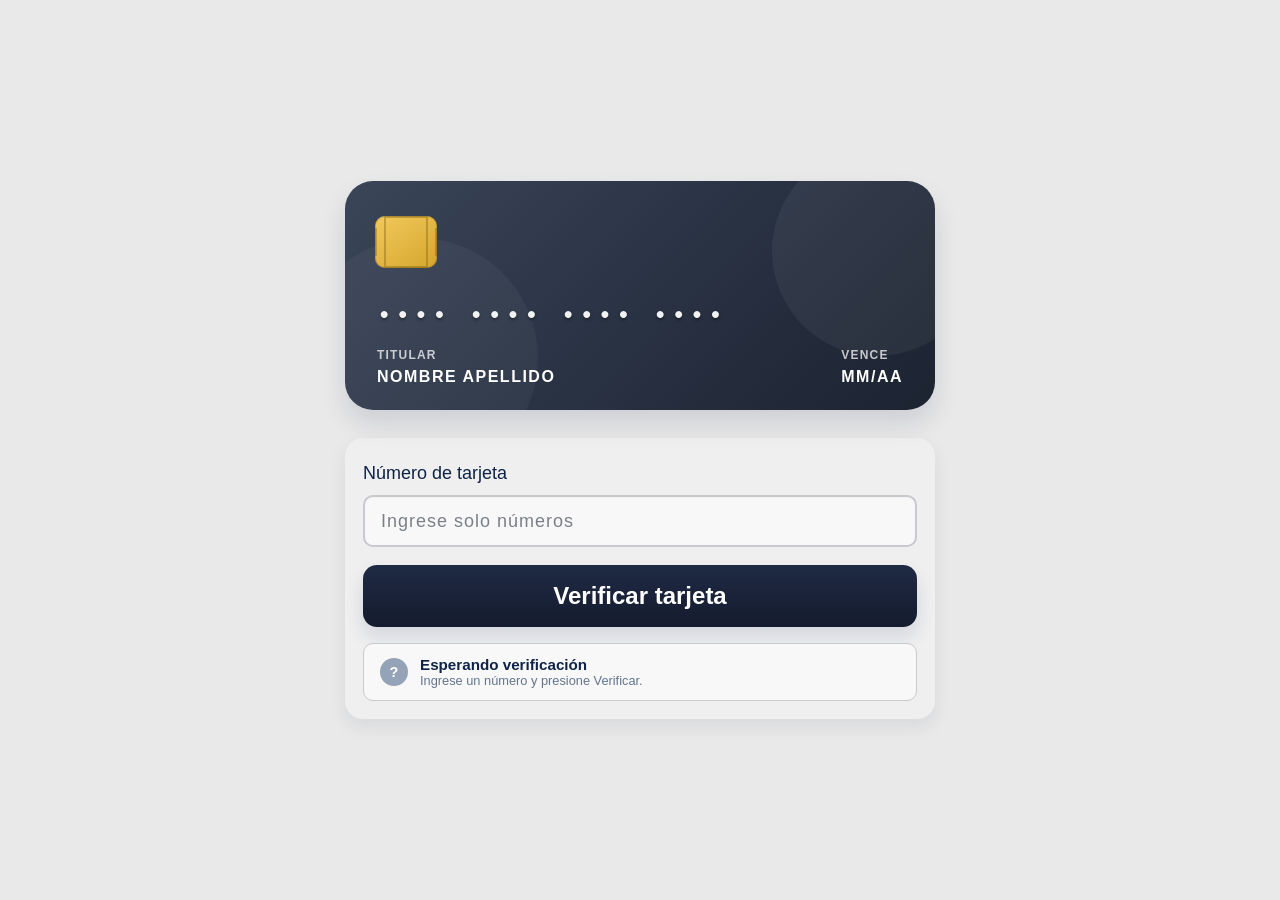
<file: index.html>
<!DOCTYPE html>
<html lang="es">
<head>
  <meta charset="UTF-8">
  <meta name="viewport" content="width=device-width, initial-scale=1.0">
  <meta name="referrer" content="no-referrer">
  <title>Validador de tarjetas - Algoritmo de Luhn</title>
  <link rel="stylesheet" href="styles.css">
</head>
<body>
  <main class="page">

    <!-- data-brand: none | visa | amex | mastercard (lo cambia el JS) -->
    <div class="card-container" id="contenedor" data-brand="none">

      <!-- Vista previa de la tarjeta (decorativa) -->
      <div class="card" aria-hidden="true">
        <div class="card-top">
          <div class="chip"></div>
          <div class="brand-logo-wrap">
            <div class="brand-logo logo-visa"><span>VISA</span></div>
            <div class="brand-logo logo-amex">American<br>Express</div>
            <div class="brand-logo logo-mastercard">
              <div class="circle red"></div>
              <div class="circle yellow"></div>
            </div>
          </div>
        </div>

        <div class="card-number-display" id="numero-visual">•••• •••• •••• ••••</div>

        <div class="card-bottom">
          <div class="card-holder">
            <span>TITULAR</span>
            <p>Nombre Apellido</p>
          </div>
          <div class="card-expires">
            <span>VENCE</span>
            <p>MM/AA</p>
          </div>
        </div>
      </div>

      <!-- Formulario: sin action ni name, el número no se envía a ningún servidor -->
      <form class="checkout-form" id="form-tarjeta" novalidate>
        <div class="form-group">
          <label for="numero-tarjeta">Número de tarjeta</label>
          <input
            type="text"
            id="numero-tarjeta"
            inputmode="numeric"
            autocomplete="cc-number"
            maxlength="19"
            placeholder="Ingrese solo números"
            spellcheck="false"
            autocapitalize="off"
            aria-describedby="estado-desc">
        </div>

        <button type="submit" class="btn-verify">Verificar tarjeta</button>

        <!-- Resultado: el JS agrega la clase "valid" o "invalid" -->
        <div class="status-box" id="estado" role="status" aria-live="polite">
          <div class="status-icon" id="estado-icono">?</div>
          <div>
            <div class="status-title" id="estado-titulo">Esperando verificación</div>
            <div class="status-desc" id="estado-desc">Ingrese un número y presione Verificar.</div>
          </div>
        </div>
      </form>
    </div>

  </main>

  <script src="javascript.js"></script>
</body>
</html>
</file>
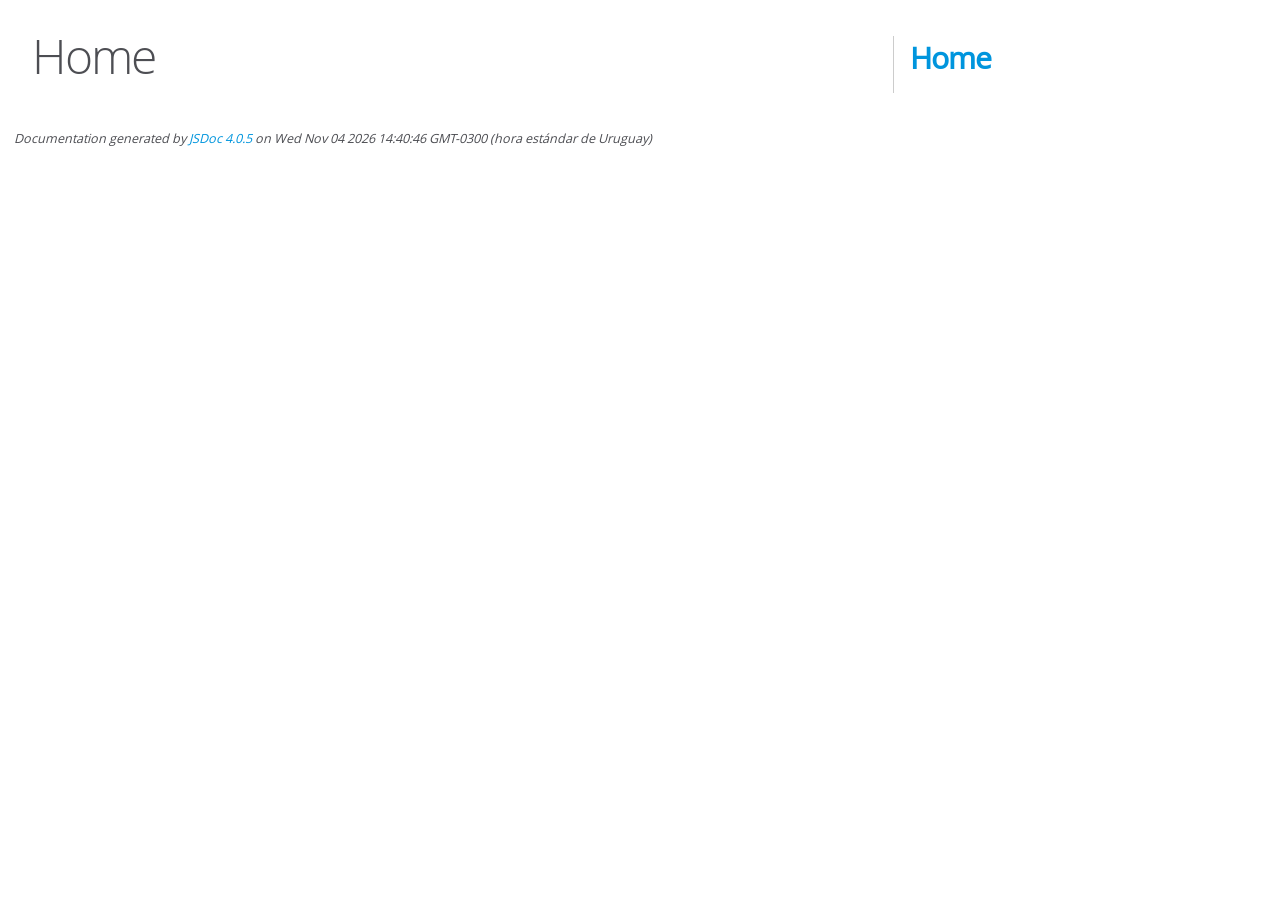
<file: documentacion/index.html>
<!DOCTYPE html>
<html lang="en">
<head>
    <meta charset="utf-8">
    <title>JSDoc: Home</title>

    <script src="scripts/prettify/prettify.js"> </script>
    <script src="scripts/prettify/lang-css.js"> </script>
    <!--[if lt IE 9]>
      <script src="//html5shiv.googlecode.com/svn/trunk/html5.js"></script>
    <![endif]-->
    <link type="text/css" rel="stylesheet" href="styles/prettify-tomorrow.css">
    <link type="text/css" rel="stylesheet" href="styles/jsdoc-default.css">
</head>

<body>

<div id="main">

    <h1 class="page-title">Home</h1>

    



    


    <h3> </h3>










    









</div>

<nav>
    <h2><a href="index.html">Home</a></h2>
</nav>

<br class="clear">

<footer>
    Documentation generated by <a href="https://github.com/jsdoc/jsdoc">JSDoc 4.0.5</a> on Wed Nov 04 2026 14:40:46 GMT-0300 (hora estándar de Uruguay)
</footer>

<script> prettyPrint(); </script>
<script src="scripts/linenumber.js"> </script>
</body>
</html>
</file>
<file: styles.css>
/* =========================================================
   Validador de tarjetas - estilos unificados
   Incluye: Visa, American Express, Mastercard,
            estado neutro / válido / error y medidas de seguridad.
   El JS cambia data-brand en .card-container
   (none | visa | amex | mastercard) y la clase del .status-box
   (valid | invalid).
   ========================================================= */

:root {
  --bg: #e9e9e9;
  --text: #0f2346;
  --muted: #64748b;
  --form-bg: #efefef;
  --field-bg: #f8f8f8;
  --field-border: #c7c9cc;
  --gold: #f0bb2e;

  --success: #10b981;
  --success-bg: #e6f4ea;
  --success-text: #137333;
  --error: #ef4444;
  --error-bg: #fdecec;
  --error-text: #b42318;

  /* color de acento (botón, foco). Cambia según la marca */
  --accent: #1f2a44;
  --accent-dark: #141b2e;
}

/* ---------- Acento según la marca detectada ---------- */
[data-brand="visa"]       { --accent: #0b2d7d; --accent-dark: #0a245d; }
[data-brand="amex"]       { --accent: #006fcf; --accent-dark: #0056a3; }
[data-brand="mastercard"] { --accent: #ff5f00; --accent-dark: #d94f00; }

* {
  box-sizing: border-box;
  margin: 0;
  padding: 0;
}

html, body {
  width: 100%;
  min-height: 100%;
}

body {
  background: var(--bg);
  display: flex;
  justify-content: center;
  align-items: center;
  min-height: 100vh;
  font-family: 'Segoe UI', Tahoma, Geneva, Verdana, sans-serif;
  color: var(--text);
  padding: 20px;
}

.page {
  width: 100%;
  max-width: 980px;
}

.card-container {
  width: 100%;
  max-width: 590px;
  margin: 0 auto;
}

/* =========================================================
   TARJETA (base + una variante por marca)
   ========================================================= */
.card {
  width: 100%;
  background: linear-gradient(135deg, #3b4559 0%, #2a3344 50%, #1c2331 100%);
  border-radius: 28px;
  padding: 26px 30px 24px;
  margin: 0 auto 28px;
  box-shadow: 0 14px 26px rgba(10, 27, 64, 0.12);
  position: relative;
  overflow: hidden;
  transition: background 0.3s ease;
}

.card::before {
  content: "";
  position: absolute;
  inset: -15% -8% auto auto;
  width: 210px;
  height: 210px;
  background: rgba(255, 255, 255, 0.05);
  border-radius: 50%;
}

.card::after {
  content: "";
  position: absolute;
  inset: auto auto -30% -8%;
  width: 240px;
  height: 240px;
  background: rgba(255, 255, 255, 0.04);
  border-radius: 50%;
}

/* Visa */
[data-brand="visa"] .card {
  background: linear-gradient(135deg, #09377d 0%, #0c3b8d 32%, #0d2a6b 100%);
}

/* American Express */
[data-brand="amex"] .card {
  background: linear-gradient(135deg, #1a86e0 0%, #006fcf 45%, #004a99 100%);
}

/* Mastercard */
[data-brand="mastercard"] .card {
  background: linear-gradient(135deg, #141d2b 0%, #0a0f18 100%);
  border: 1px solid rgba(255, 255, 255, 0.08);
}

.card-top {
  display: flex;
  align-items: center;
  justify-content: space-between;
  min-height: 70px;
  position: relative;
  z-index: 1;
}

.chip {
  width: 62px;
  height: 52px;
  background: linear-gradient(145deg, #f2c95d, #d5a62d);
  border-radius: 10px;
  position: relative;
  box-shadow: inset 0 0 0 1px rgba(92, 73, 11, 0.25);
}

.chip::before,
.chip::after {
  content: "";
  position: absolute;
  inset: 12px 0 12px 0;
  border-left: 2px solid rgba(110, 85, 14, 0.35);
  border-right: 2px solid rgba(110, 85, 14, 0.35);
}

.chip::after {
  inset: 0 9px 0 9px;
  border-top: 2px solid rgba(110, 85, 14, 0.35);
  border-bottom: 2px solid rgba(110, 85, 14, 0.35);
}

/* ---------- Logos (solo se muestra el de la marca activa) ---------- */
.brand-logo-wrap {
  display: flex;
  justify-content: flex-end;
  align-items: center;
  flex: 1;
  position: relative;
  padding-right: 8px;
}

.brand-logo {
  display: none;
}

[data-brand="visa"]       .logo-visa       { display: inline-block; }
[data-brand="amex"]       .logo-amex       { display: inline-block; }
[data-brand="mastercard"] .logo-mastercard { display: flex; }

/* Logo Visa */
.logo-visa {
  position: relative;
  color: #fff;
  font-size: 42px;
  letter-spacing: -4px;
  line-height: 1;
  font-weight: 900;
  font-style: italic;
  transform: scaleX(1.08);
}

.logo-visa::before {
  content: "";
  position: absolute;
  width: 56px;
  height: 48px;
  left: -18px;
  top: -8px;
  background: var(--gold);
  clip-path: polygon(0 0, 100% 0, 0 100%);
  z-index: 0;
}

.logo-visa span {
  position: relative;
  z-index: 1;
}

/* Logo American Express */
.logo-amex {
  color: #fff;
  border: 2px solid #fff;
  border-radius: 4px;
  padding: 6px 10px;
  font-size: 13px;
  line-height: 1.15;
  font-weight: 800;
  letter-spacing: 1.5px;
  text-align: center;
  text-transform: uppercase;
}

/* Logo Mastercard */
.logo-mastercard {
  position: relative;
  width: 60px;
  height: 38px;
}

.logo-mastercard .circle {
  width: 38px;
  height: 38px;
  border-radius: 50%;
  position: absolute;
}

.logo-mastercard .red {
  background-color: #eb001b;
  left: 0;
}

.logo-mastercard .yellow {
  background-color: #ff5f00;
  right: 0;
  opacity: 0.9;
}

/* ---------- Número en la tarjeta ---------- */
.card-number-display {
  position: relative;
  z-index: 1;
  margin-top: 26px;
  margin-bottom: 18px;
  padding: 0 2px;
  color: rgba(255, 255, 255, 0.94);
  font-size: 24px;
  letter-spacing: 4px;
  font-family: 'Courier New', Courier, monospace;
  font-weight: 700;
  text-shadow: 0 2px 3px rgba(0, 0, 0, 0.35);
  white-space: nowrap;
  overflow: hidden;
  text-overflow: ellipsis;
}

.card-bottom {
  display: flex;
  align-items: flex-end;
  justify-content: space-between;
  gap: 20px;
  padding: 0 2px;
  position: relative;
  z-index: 1;
}

.card-holder,
.card-expires {
  min-width: 0;
}

.card-bottom span {
  display: block;
  font-size: 12px;
  letter-spacing: 1.2px;
  color: rgba(255, 255, 255, 0.74);
  font-weight: 700;
  margin-bottom: 6px;
}

.card-bottom p {
  font-size: 16px;
  color: #fff;
  font-weight: 700;
  letter-spacing: 1.5px;
  text-transform: uppercase;
  white-space: nowrap;
  overflow: hidden;
  text-overflow: ellipsis;
}

/* ---------- Tarjeta en estado de error ---------- */
.card-container.has-error .card {
  box-shadow: 0 0 0 3px var(--error), 0 14px 26px rgba(239, 68, 68, 0.25);
  animation: sacudir 0.4s ease;
}

@keyframes sacudir {
  0%, 100% { transform: translateX(0); }
  20%      { transform: translateX(-8px); }
  40%      { transform: translateX(8px); }
  60%      { transform: translateX(-5px); }
  80%      { transform: translateX(5px); }
}

/* =========================================================
   FORMULARIO
   ========================================================= */
.checkout-form {
  background: var(--form-bg);
  border-radius: 18px;
  padding: 24px 18px 18px;
  box-shadow: 0 8px 18px rgba(12, 36, 74, 0.08);
}

.form-group {
  margin-bottom: 18px;
}

.form-group label {
  display: block;
  font-size: 18px;
  line-height: 1.3;
  color: var(--text);
  font-weight: 500;
  margin-bottom: 10px;
}

.form-group input {
  width: 100%;
  height: 52px;
  border: 2px solid var(--field-border);
  border-radius: 10px;
  background: var(--field-bg);
  font-size: 18px;
  letter-spacing: 1px;
  color: var(--text);
  padding: 0 16px;
  outline: none;
  box-shadow: inset 0 1px 2px rgba(0, 0, 0, 0.03);
  transition: border-color 0.2s, box-shadow 0.2s;
}

.form-group input::placeholder {
  color: #7b7f87;
}

.form-group input:focus {
  border-color: var(--accent);
  box-shadow: 0 0 5px color-mix(in srgb, var(--accent) 30%, transparent);
}

/* Campo en error */
.form-group input.input-error {
  border-color: var(--error);
  background: var(--error-bg);
}

.btn-verify {
  display: block;
  width: 100%;
  border: none;
  border-radius: 14px;
  background: linear-gradient(180deg, var(--accent) 0%, var(--accent-dark) 100%);
  color: #fff;
  font-size: 24px;
  font-weight: 700;
  height: 62px;
  cursor: pointer;
  margin-top: 8px;
  box-shadow: 0 10px 18px rgba(15, 44, 107, 0.12);
  transition: filter 0.2s;
}

.btn-verify:hover {
  filter: brightness(1.04);
}

.btn-verify:focus-visible {
  outline: 3px solid var(--text);
  outline-offset: 3px;
}

/* =========================================================
   RESULTADO: neutro / válido / ERROR (viñeta)
   ========================================================= */
.status-box {
  display: flex;
  align-items: center;
  gap: 12px;
  margin-top: 16px;
  padding: 12px 16px;
  border-radius: 10px;
  background: var(--field-bg);
  border: 1px solid var(--field-border);
}

.status-icon {
  flex: 0 0 28px;
  width: 28px;
  height: 28px;
  border-radius: 50%;
  background: #94a3b8;
  color: #fff;
  display: flex;
  align-items: center;
  justify-content: center;
  font-weight: bold;
  font-size: 0.9rem;
}

.status-title {
  font-weight: 600;
  font-size: 0.95rem;
}

.status-desc {
  font-size: 0.8rem;
  color: var(--muted);
}

/* Válido */
.status-box.valid {
  border-color: var(--success);
  background: var(--success-bg);
}

.status-box.valid .status-icon {
  background: var(--success);
}

.status-box.valid .status-title {
  color: var(--success-text);
}

/* Error: formato propio, con borde lateral rojo y texto de alerta */
.status-box.invalid {
  border-color: var(--error);
  border-left-width: 6px;
  background: var(--error-bg);
}

.status-box.invalid .status-icon {
  background: var(--error);
}

.status-box.invalid .status-title {
  color: var(--error-text);
}

.status-box.invalid .status-desc {
  color: var(--error-text);
}

/* =========================================================
   RESPONSIVE
   ========================================================= */
@media (max-width: 560px) {
  .card {
    padding-left: 18px;
    padding-right: 18px;
  }

  .logo-visa {
    font-size: 28px;
  }

  .card-number-display {
    font-size: 18px;
    letter-spacing: 3px;
  }

  .form-group label {
    font-size: 16px;
  }

  .btn-verify {
    font-size: 22px;
  }
}

@media (prefers-reduced-motion: reduce) {
  .card-container.has-error .card {
    animation: none;
  }
}
</file>
<file: documentacion/styles/prettify-tomorrow.css>
/* Tomorrow Theme */
/* Original theme - https://github.com/chriskempson/tomorrow-theme */
/* Pretty printing styles. Used with prettify.js. */
/* SPAN elements with the classes below are added by prettyprint. */
/* plain text */
.pln {
  color: #4d4d4c; }

@media screen {
  /* string content */
  .str {
    color: #718c00; }

  /* a keyword */
  .kwd {
    color: #8959a8; }

  /* a comment */
  .com {
    color: #8e908c; }

  /* a type name */
  .typ {
    color: #4271ae; }

  /* a literal value */
  .lit {
    color: #f5871f; }

  /* punctuation */
  .pun {
    color: #4d4d4c; }

  /* lisp open bracket */
  .opn {
    color: #4d4d4c; }

  /* lisp close bracket */
  .clo {
    color: #4d4d4c; }

  /* a markup tag name */
  .tag {
    color: #c82829; }

  /* a markup attribute name */
  .atn {
    color: #f5871f; }

  /* a markup attribute value */
  .atv {
    color: #3e999f; }

  /* a declaration */
  .dec {
    color: #f5871f; }

  /* a variable name */
  .var {
    color: #c82829; }

  /* a function name */
  .fun {
    color: #4271ae; } }
/* Use higher contrast and text-weight for printable form. */
@media print, projection {
  .str {
    color: #060; }

  .kwd {
    color: #006;
    font-weight: bold; }

  .com {
    color: #600;
    font-style: italic; }

  .typ {
    color: #404;
    font-weight: bold; }

  .lit {
    color: #044; }

  .pun, .opn, .clo {
    color: #440; }

  .tag {
    color: #006;
    font-weight: bold; }

  .atn {
    color: #404; }

  .atv {
    color: #060; } }
/* Style */
/*
pre.prettyprint {
  background: white;
  font-family: Consolas, Monaco, 'Andale Mono', monospace;
  font-size: 12px;
  line-height: 1.5;
  border: 1px solid #ccc;
  padding: 10px; }
*/

/* Specify class=linenums on a pre to get line numbering */
ol.linenums {
  margin-top: 0;
  margin-bottom: 0; }

/* IE indents via margin-left */
li.L0,
li.L1,
li.L2,
li.L3,
li.L4,
li.L5,
li.L6,
li.L7,
li.L8,
li.L9 {
  /* */ }

/* Alternate shading for lines */
li.L1,
li.L3,
li.L5,
li.L7,
li.L9 {
  /* */ }
</file>
<file: documentacion/styles/jsdoc-default.css>
@font-face {
    font-family: 'Open Sans';
    font-weight: normal;
    font-style: normal;
    src: url('../fonts/OpenSans-Regular-webfont.eot');
    src:
        local('Open Sans'),
        local('OpenSans'),
        url('../fonts/OpenSans-Regular-webfont.eot?#iefix') format('embedded-opentype'),
        url('../fonts/OpenSans-Regular-webfont.woff') format('woff'),
        url('../fonts/OpenSans-Regular-webfont.svg#open_sansregular') format('svg');
}

@font-face {
    font-family: 'Open Sans Light';
    font-weight: normal;
    font-style: normal;
    src: url('../fonts/OpenSans-Light-webfont.eot');
    src:
        local('Open Sans Light'),
        local('OpenSans Light'),
        url('../fonts/OpenSans-Light-webfont.eot?#iefix') format('embedded-opentype'),
        url('../fonts/OpenSans-Light-webfont.woff') format('woff'),
        url('../fonts/OpenSans-Light-webfont.svg#open_sanslight') format('svg');
}

html
{
    overflow: auto;
    background-color: #fff;
    font-size: 14px;
}

body
{
    font-family: 'Open Sans', sans-serif;
    line-height: 1.5;
    color: #4d4e53;
    background-color: white;
}

a, a:visited, a:active {
    color: #0095dd;
    text-decoration: none;
}

a:hover {
    text-decoration: underline;
}

header
{
    display: block;
    padding: 0px 4px;
}

tt, code, kbd, samp {
    font-family: Consolas, Monaco, 'Andale Mono', monospace;
}

.class-description {
    font-size: 130%;
    line-height: 140%;
    margin-bottom: 1em;
    margin-top: 1em;
}

.class-description:empty {
    margin: 0;
}

#main {
    float: left;
    width: 70%;
}

article dl {
    margin-bottom: 40px;
}

article img {
  max-width: 100%;
}

section
{
    display: block;
    background-color: #fff;
    padding: 12px 24px;
    border-bottom: 1px solid #ccc;
    margin-right: 30px;
}

.variation {
    display: none;
}

.signature-attributes {
    font-size: 60%;
    color: #aaa;
    font-style: italic;
    font-weight: lighter;
}

nav
{
    display: block;
    float: right;
    margin-top: 28px;
    width: 30%;
    box-sizing: border-box;
    border-left: 1px solid #ccc;
    padding-left: 16px;
}

nav ul {
    font-family: 'Lucida Grande', 'Lucida Sans Unicode', arial, sans-serif;
    font-size: 100%;
    line-height: 17px;
    padding: 0;
    margin: 0;
    list-style-type: none;
}

nav ul a, nav ul a:visited, nav ul a:active {
    font-family: Consolas, Monaco, 'Andale Mono', monospace;
    line-height: 18px;
    color: #4D4E53;
}

nav h3 {
    margin-top: 12px;
}

nav li {
    margin-top: 6px;
}

footer {
    display: block;
    padding: 6px;
    margin-top: 12px;
    font-style: italic;
    font-size: 90%;
}

h1, h2, h3, h4 {
    font-weight: 200;
    margin: 0;
}

h1
{
    font-family: 'Open Sans Light', sans-serif;
    font-size: 48px;
    letter-spacing: -2px;
    margin: 12px 24px 20px;
}

h2, h3.subsection-title
{
    font-size: 30px;
    font-weight: 700;
    letter-spacing: -1px;
    margin-bottom: 12px;
}

h3
{
    font-size: 24px;
    letter-spacing: -0.5px;
    margin-bottom: 12px;
}

h4
{
    font-size: 18px;
    letter-spacing: -0.33px;
    margin-bottom: 12px;
    color: #4d4e53;
}

h5, .container-overview .subsection-title
{
    font-size: 120%;
    font-weight: bold;
    letter-spacing: -0.01em;
    margin: 8px 0 3px 0;
}

h6
{
    font-size: 100%;
    letter-spacing: -0.01em;
    margin: 6px 0 3px 0;
    font-style: italic;
}

table
{
    border-spacing: 0;
    border: 0;
    border-collapse: collapse;
}

td, th
{
    border: 1px solid #ddd;
    margin: 0px;
    text-align: left;
    vertical-align: top;
    padding: 4px 6px;
    display: table-cell;
}

thead tr
{
    background-color: #ddd;
    font-weight: bold;
}

th { border-right: 1px solid #aaa; }
tr > th:last-child { border-right: 1px solid #ddd; }

.ancestors, .attribs { color: #999; }
.ancestors a, .attribs a
{
    color: #999 !important;
    text-decoration: none;
}

.clear
{
    clear: both;
}

.important
{
    font-weight: bold;
    color: #950B02;
}

.yes-def {
    text-indent: -1000px;
}

.type-signature {
    color: #aaa;
}

.name, .signature {
    font-family: Consolas, Monaco, 'Andale Mono', monospace;
}

.details { margin-top: 14px; border-left: 2px solid #DDD; }
.details dt { width: 120px; float: left; padding-left: 10px;  padding-top: 6px; }
.details dd { margin-left: 70px; }
.details ul { margin: 0; }
.details ul { list-style-type: none; }
.details li { margin-left: 30px; padding-top: 6px; }
.details pre.prettyprint { margin: 0 }
.details .object-value { padding-top: 0; }

.description {
    margin-bottom: 1em;
    margin-top: 1em;
}

.code-caption
{
    font-style: italic;
    font-size: 107%;
    margin: 0;
}

.source
{
    border: 1px solid #ddd;
    width: 80%;
    overflow: auto;
}

.prettyprint.source {
    width: inherit;
}

.source code
{
    font-size: 100%;
    line-height: 18px;
    display: block;
    padding: 4px 12px;
    margin: 0;
    background-color: #fff;
    color: #4D4E53;
}

.prettyprint code span.line
{
  display: inline-block;
}

.prettyprint.linenums
{
  padding-left: 70px;
  -webkit-user-select: none;
  -moz-user-select: none;
  -ms-user-select: none;
  user-select: none;
}

.prettyprint.linenums ol
{
  padding-left: 0;
}

.prettyprint.linenums li
{
  border-left: 3px #ddd solid;
}

.prettyprint.linenums li.selected,
.prettyprint.linenums li.selected *
{
  background-color: lightyellow;
}

.prettyprint.linenums li *
{
  -webkit-user-select: text;
  -moz-user-select: text;
  -ms-user-select: text;
  user-select: text;
}

.params .name, .props .name, .name code {
    color: #4D4E53;
    font-family: Consolas, Monaco, 'Andale Mono', monospace;
    font-size: 100%;
}

.params td.description > p:first-child,
.props td.description > p:first-child
{
    margin-top: 0;
    padding-top: 0;
}

.params td.description > p:last-child,
.props td.description > p:last-child
{
    margin-bottom: 0;
    padding-bottom: 0;
}

.disabled {
    color: #454545;
}
</file>
